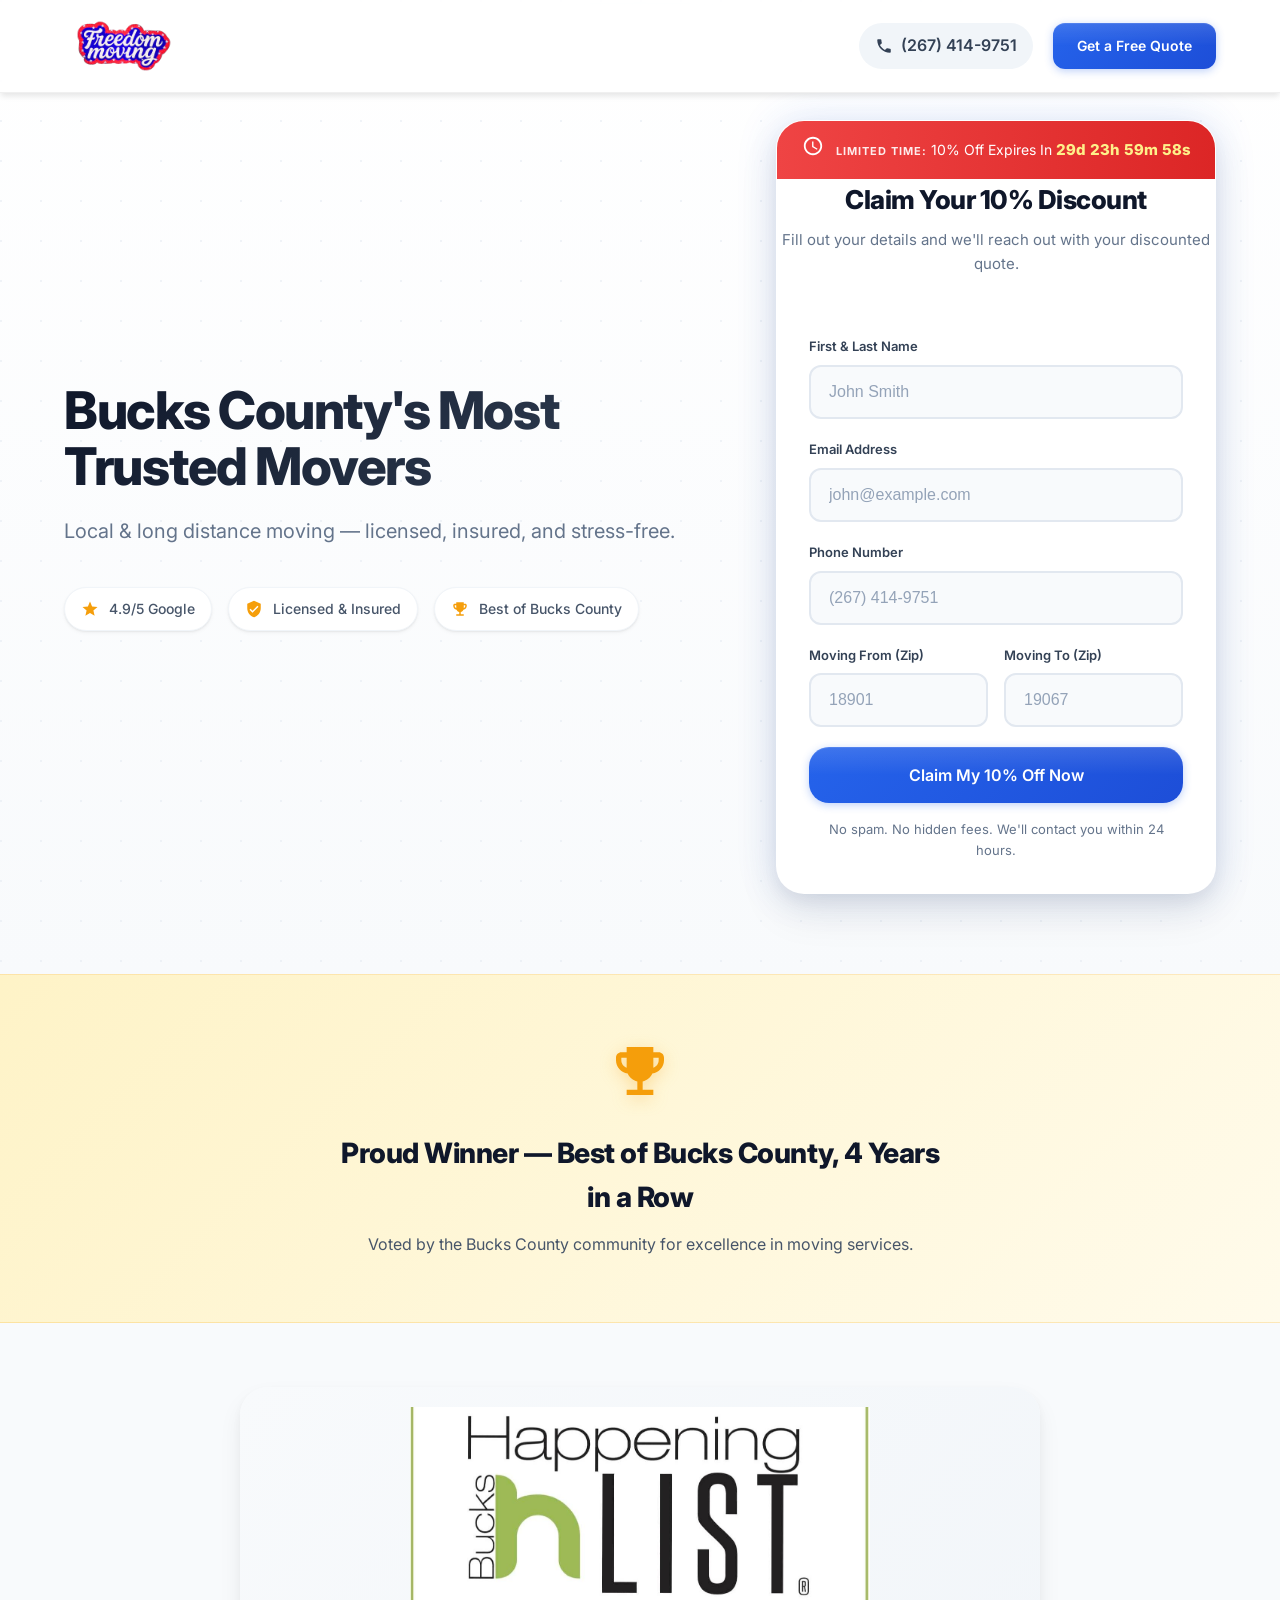
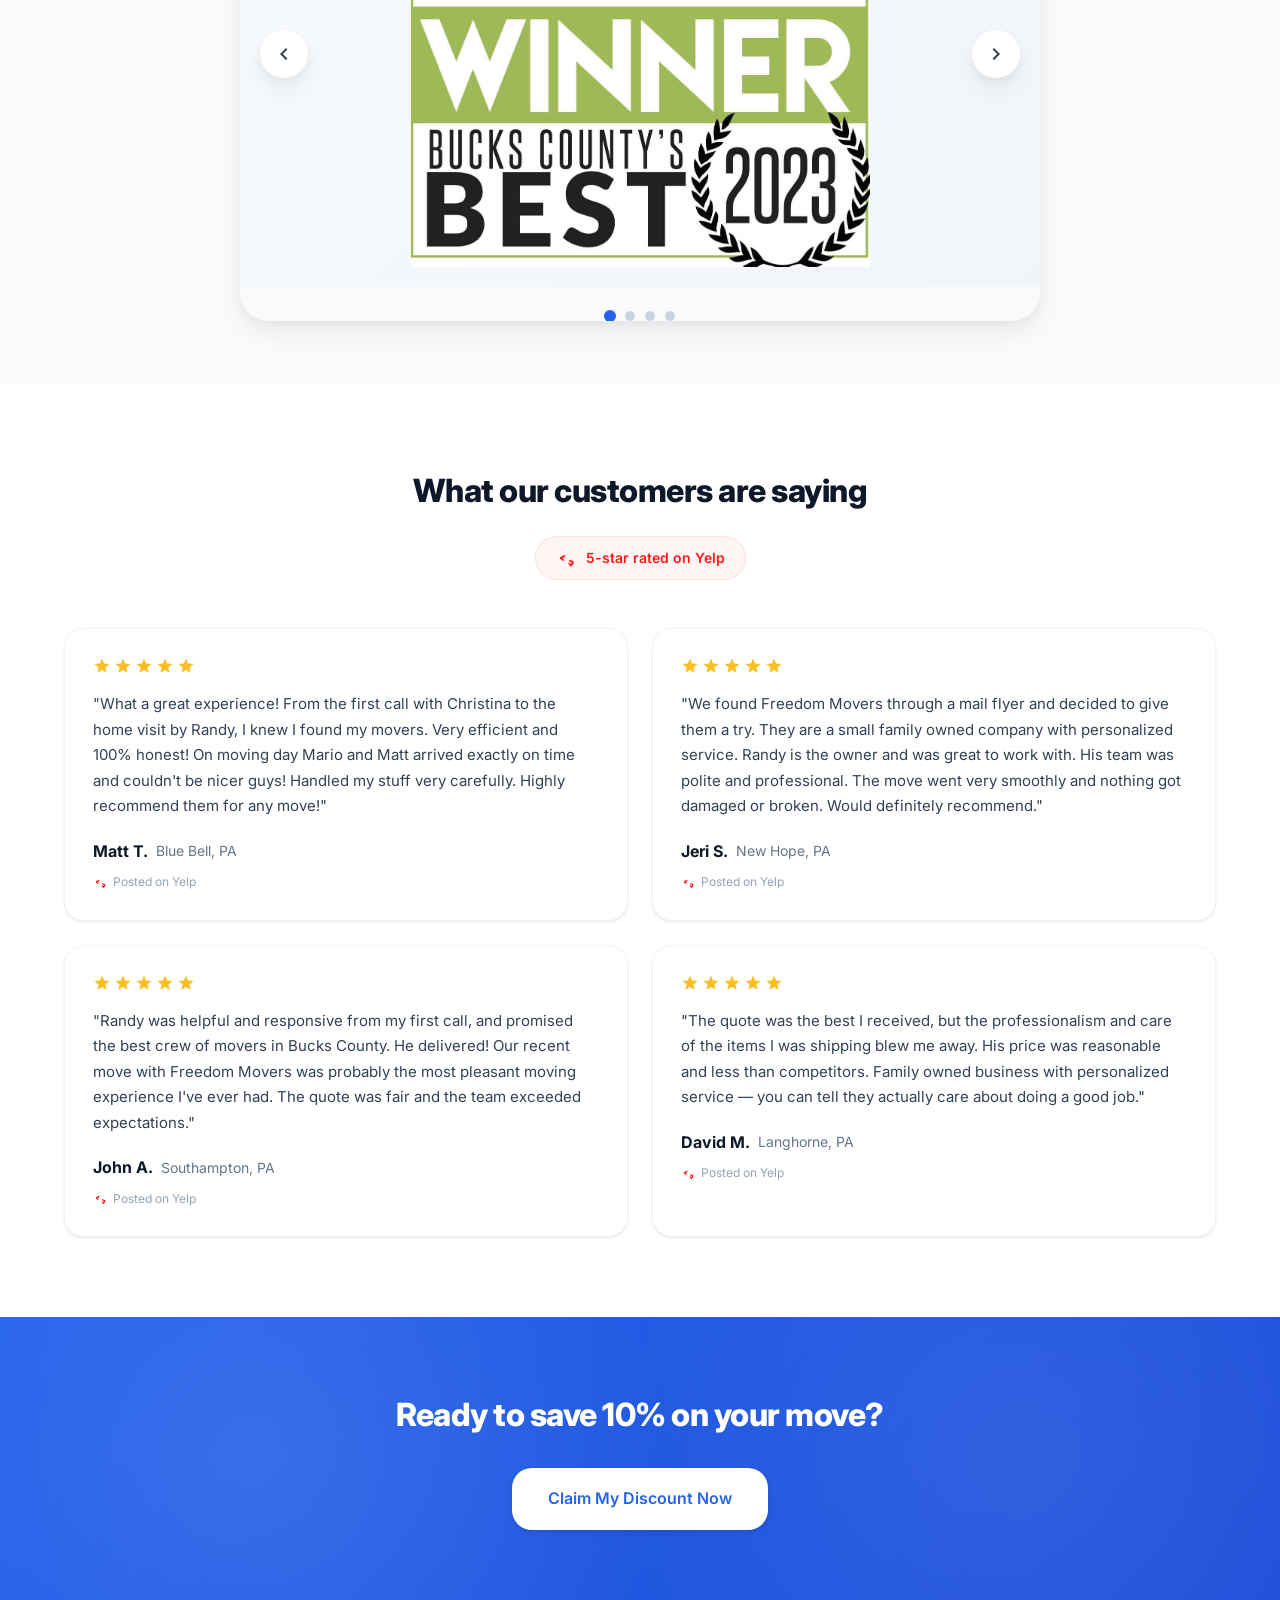
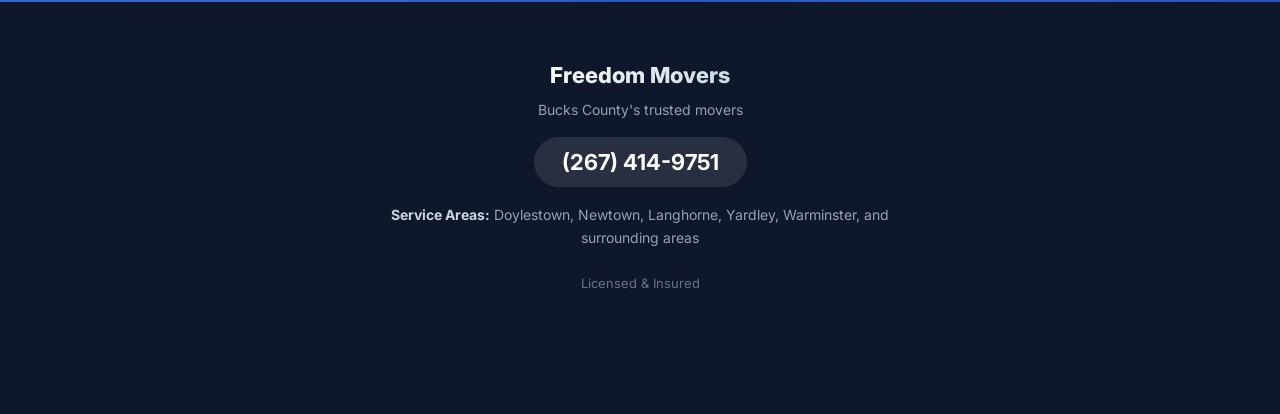
<file: index.html>
<!DOCTYPE html>
<html lang="en">
<head>
    <meta charset="UTF-8">
    <meta name="viewport" content="width=device-width, initial-scale=1.0">
    <meta name="description" content="Freedom Movers - Bucks County's most trusted local and long distance moving company. Licensed, insured, stress-free moves. Get 10% off today!">
    <title>Freedom Movers | Bucks County's Trusted Moving Company</title>
    <link rel="icon" type="image/png" href="images/favicon.png">
    <link rel="stylesheet" href="styles.css">
    <link rel="preconnect" href="https://fonts.googleapis.com">
    <link rel="preconnect" href="https://fonts.gstatic.com" crossorigin>
    <link href="https://fonts.googleapis.com/css2?family=Inter:wght@400;500;600;700;800&display=swap" rel="stylesheet">
    
    <!-- Meta Pixel Code -->
    <script>
    !function(f,b,e,v,n,t,s)
    {if(f.fbq)return;n=f.fbq=function(){n.callMethod?
    n.callMethod.apply(n,arguments):n.queue.push(arguments)};
    if(!f._fbq)f._fbq=n;n.push=n;n.loaded=!0;n.version='2.0';
    n.queue=[];t=b.createElement(e);t.async=!0;
    t.src=v;s=b.getElementsByTagName(e)[0];
    s.parentNode.insertBefore(t,s)}(window, document,'script',
    'https://connect.facebook.net/en_US/fbevents.js');
    fbq('init', '3148215738696597');
    fbq('track', 'PageView');
    </script>
    <noscript><img height="1" width="1" style="display:none"
    src="https://www.facebook.com/tr?id=3148215738696597&ev=PageView&noscript=1"
    /></noscript>
    <!-- End Meta Pixel Code -->
</head>
<body>
    <!-- Sticky Header -->
    <header class="header">
        <div class="header-container">
            <div class="logo"><img src="images/logo.png" alt="Freedom Movers" class="logo-img"></div>
            <div class="header-right">
                <a href="tel:+12674149751" class="phone-number">
                    <svg class="phone-icon" viewBox="0 0 24 24" fill="currentColor"><path d="M6.62 10.79c1.44 2.83 3.76 5.14 6.59 6.59l2.2-2.2c.27-.27.67-.36 1.02-.24 1.12.37 2.33.57 3.57.57.55 0 1 .45 1 1V20c0 .55-.45 1-1 1-9.39 0-17-7.61-17-17 0-.55.45-1 1-1h3.5c.55 0 1 .45 1 1 0 1.25.2 2.45.57 3.57.11.35.03.74-.25 1.02l-2.2 2.2z"/></svg>
                    (267) 414-9751
                </a>
                <a href="#claim-form" class="btn btn-primary header-cta">Get a Free Quote</a>
            </div>
        </div>
    </header>

    <main>
        <!-- Hero + Form Combined Section -->
        <section class="hero-form-section">
            <div class="container">
                <div class="hero-form-grid">
                    <!-- Left: Hero Content -->
                    <div class="hero-content">
                        <h1 class="hero-headline">Bucks County's Most Trusted Movers</h1>
                        <p class="hero-subheadline">Local & long distance moving — licensed, insured, and stress-free.</p>
                        
                        <!-- Trust Icons Inline -->
                        <div class="hero-trust">
                            <div class="hero-trust-item">
                                <svg viewBox="0 0 24 24" fill="currentColor"><path d="M12 17.27L18.18 21l-1.64-7.03L22 9.24l-7.19-.61L12 2 9.19 8.63 2 9.24l5.46 4.73L5.82 21z"/></svg>
                                <span>4.9/5 Google</span>
                            </div>
                            <div class="hero-trust-item">
                                <svg viewBox="0 0 24 24" fill="currentColor"><path d="M12 1L3 5v6c0 5.55 3.84 10.74 9 12 5.16-1.26 9-6.45 9-12V5l-9-4zm-2 16l-4-4 1.41-1.41L10 14.17l6.59-6.59L18 9l-8 8z"/></svg>
                                <span>Licensed & Insured</span>
                            </div>
                            <div class="hero-trust-item">
                                <svg viewBox="0 0 24 24" fill="currentColor"><path d="M19 5h-2V3H7v2H5c-1.1 0-2 .9-2 2v1c0 2.55 1.92 4.63 4.39 4.94.63 1.5 1.98 2.63 3.61 2.96V19H7v2h10v-2h-4v-3.1c1.63-.33 2.98-1.46 3.61-2.96C19.08 12.63 21 10.55 21 8V7c0-1.1-.9-2-2-2zM5 8V7h2v3.82C5.84 10.4 5 9.3 5 8zm14 0c0 1.3-.84 2.4-2 2.82V7h2v1z"/></svg>
                                <span>Best of Bucks County</span>
                            </div>
                        </div>
                    </div>

                    <!-- Right: Form -->
                    <div class="form-wrapper" id="claim-form">
                        <!-- Urgency Banner -->
                        <div class="urgency-banner">
                            <div class="urgency-icon">
                                <svg viewBox="0 0 24 24" fill="currentColor"><path d="M11.99 2C6.47 2 2 6.48 2 12s4.47 10 9.99 10C17.52 22 22 17.52 22 12S17.52 2 11.99 2zM12 20c-4.42 0-8-3.58-8-8s3.58-8 8-8 8 3.58 8 8-3.58 8-8 8zm.5-13H11v6l5.25 3.15.75-1.23-4.5-2.67z"/></svg>
                            </div>
                            <div class="urgency-text">
                                <strong>LIMITED TIME:</strong> 10% Off Expires In
                                <span id="countdown-timer" class="countdown">30 days</span>
                            </div>
                        </div>

                        <h2 class="form-heading">Claim Your 10% Discount</h2>
                        <p class="form-subheading">Fill out your details and we'll reach out with your discounted quote.</p>
                        
                        <form id="quote-form" class="quote-form" action="success.html" method="GET">
                            <div class="form-group">
                                <label for="name">First & Last Name</label>
                                <input type="text" id="name" name="name" required placeholder="John Smith">
                            </div>
                            <div class="form-group">
                                <label for="email">Email Address</label>
                                <input type="email" id="email" name="email" required placeholder="john@example.com">
                            </div>
                            <div class="form-group">
                                <label for="phone">Phone Number</label>
                                <input type="tel" id="phone" name="phone" required placeholder="(267) 414-9751">
                            </div>
                            <div class="form-row">
                                <div class="form-group">
                                    <label for="zip-from">Moving From (Zip)</label>
                                    <input type="text" id="zip-from" name="zip-from" required placeholder="18901" pattern="[0-9]{5}" maxlength="5">
                                </div>
                                <div class="form-group">
                                    <label for="zip-to">Moving To (Zip)</label>
                                    <input type="text" id="zip-to" name="zip-to" required placeholder="19067" pattern="[0-9]{5}" maxlength="5">
                                </div>
                            </div>
                            <button type="submit" class="btn btn-primary btn-large btn-full">Claim My 10% Off Now</button>
                            <p class="form-disclaimer">No spam. No hidden fees. We'll contact you within 24 hours.</p>
                        </form>
                    </div>
                </div>
            </div>
        </section>

        <!-- Social Proof Section -->
        <section class="social-proof">
            <!-- Award Banner -->
            <div class="award-banner">
                <div class="container">
                    <div class="award-content">
                        <svg class="award-icon" viewBox="0 0 24 24" fill="currentColor"><path d="M19 5h-2V3H7v2H5c-1.1 0-2 .9-2 2v1c0 2.55 1.92 4.63 4.39 4.94.63 1.5 1.98 2.63 3.61 2.96V19H7v2h10v-2h-4v-3.1c1.63-.33 2.98-1.46 3.61-2.96C19.08 12.63 21 10.55 21 8V7c0-1.1-.9-2-2-2zM5 8V7h2v3.82C5.84 10.4 5 9.3 5 8zm14 0c0 1.3-.84 2.4-2 2.82V7h2v1z"/></svg>
                        <h2>Proud Winner — Best of Bucks County, 4 Years in a Row</h2>
                        <p>Voted by the Bucks County community for excellence in moving services.</p>
                    </div>
                </div>
            </div>

            <!-- Image Carousel -->
            <div class="carousel-section">
                <div class="container">
                    <div class="carousel">
                        <div class="carousel-track">
                            <div class="carousel-slide active">
                                <img src="images/bob23.jpg" alt="Best of Bucks County 2023 Award">
                            </div>
                            <div class="carousel-slide">
                                <img src="images/bob22.png" alt="Best of Bucks County 2022 Award">
                            </div>
                            <div class="carousel-slide">
                                <img src="images/bob21.jpg" alt="Best of Bucks County 2021 Award">
                            </div>
                            <div class="carousel-slide">
                                <img src="images/bob20.jpg" alt="Best of Bucks County 2020 Award">
                            </div>
                        </div>
                        <button class="carousel-btn carousel-btn-prev" aria-label="Previous slide">
                            <svg viewBox="0 0 24 24" fill="currentColor"><path d="M15.41 7.41L14 6l-6 6 6 6 1.41-1.41L10.83 12z"/></svg>
                        </button>
                        <button class="carousel-btn carousel-btn-next" aria-label="Next slide">
                            <svg viewBox="0 0 24 24" fill="currentColor"><path d="M10 6L8.59 7.41 13.17 12l-4.58 4.59L10 18l6-6z"/></svg>
                        </button>
                        <div class="carousel-dots">
                            <button class="carousel-dot active" aria-label="Go to slide 1"></button>
                            <button class="carousel-dot" aria-label="Go to slide 2"></button>
                            <button class="carousel-dot" aria-label="Go to slide 3"></button>
                            <button class="carousel-dot" aria-label="Go to slide 4"></button>
                        </div>
                    </div>
                </div>
            </div>

            <!-- Yelp Reviews -->
            <div class="reviews-section">
                <div class="container">
                    <div class="reviews-header">
                        <h2>What our customers are saying</h2>
                        <div class="yelp-badge">
                            <svg class="yelp-logo" viewBox="0 0 24 24" fill="currentColor"><path d="M21.111 18.226c-.141.969-2.119 3.483-3.029 3.847-.311.124-.611.094-.85-.09-.154-.12-.314-.333-2.089-3.041l-.205-.319c-.227-.349-.158-.76.161-1.011.319-.251.729-.251.998-.003l.453.405c.649.581.857.756 1.013.86.153.1.263.143.357.143.094 0 .223-.035.357-.143l.117-.1c.18-.152.357-.381.413-.641.082-.377-.114-.755-.455-.922l-.285-.139c-.375-.183-1.118-.563-2.01-1.202l-.282-.205c-.295-.218-.407-.588-.279-.904.127-.316.449-.509.79-.473.34.036 1.082.217 2.205.539l.37.107c.455.132.955.287 1.359.463.561.246.968.71 1.006 1.238l.007.076c.01.138.031.295-.022.515zm-9.214-6.468c.11.336.02.704-.231.934-.266.245-.647.264-.916.047l-.473-.381c-1.232-.989-1.716-1.358-1.937-1.393-.247-.039-.443.133-.478.327-.034.196.042.453.24.76l.173.27c.216.337.694 1.076 1.107 1.803l.148.265c.164.296.126.663-.096.904-.222.242-.568.313-.858.177-.29-.137-.98-.594-2.093-1.345l-.326-.22c-.371-.251-.708-.49-.971-.72-.438-.386-.633-.93-.529-1.451.099-.495.431-.925.926-1.201l.117-.066c1.1-.612 4.114-2.036 4.538-2.134.344-.08.707.072.891.372.166.271.185.607.034.877-.054.096-.143.193-.238.293-.216.229-.572.607-.93 1.041l-.098.12c-.106.132-.131.312-.066.476l.066.145c.252.513 1.03 1.078 2.04 1.555z"/></svg>
                            <span>5-star rated on Yelp</span>
                        </div>
                    </div>
                    
                    <div class="reviews-grid">
                        <div class="review-card">
                            <div class="review-stars">
                                <svg viewBox="0 0 24 24" fill="currentColor"><path d="M12 17.27L18.18 21l-1.64-7.03L22 9.24l-7.19-.61L12 2 9.19 8.63 2 9.24l5.46 4.73L5.82 21z"/></svg>
                                <svg viewBox="0 0 24 24" fill="currentColor"><path d="M12 17.27L18.18 21l-1.64-7.03L22 9.24l-7.19-.61L12 2 9.19 8.63 2 9.24l5.46 4.73L5.82 21z"/></svg>
                                <svg viewBox="0 0 24 24" fill="currentColor"><path d="M12 17.27L18.18 21l-1.64-7.03L22 9.24l-7.19-.61L12 2 9.19 8.63 2 9.24l5.46 4.73L5.82 21z"/></svg>
                                <svg viewBox="0 0 24 24" fill="currentColor"><path d="M12 17.27L18.18 21l-1.64-7.03L22 9.24l-7.19-.61L12 2 9.19 8.63 2 9.24l5.46 4.73L5.82 21z"/></svg>
                                <svg viewBox="0 0 24 24" fill="currentColor"><path d="M12 17.27L18.18 21l-1.64-7.03L22 9.24l-7.19-.61L12 2 9.19 8.63 2 9.24l5.46 4.73L5.82 21z"/></svg>
                            </div>
                            <p class="review-text">"What a great experience! From the first call with Christina to the home visit by Randy, I knew I found my movers. Very efficient and 100% honest! On moving day Mario and Matt arrived exactly on time and couldn't be nicer guys! Handled my stuff very carefully. Highly recommend them for any move!"</p>
                            <div class="review-author">
                                <strong>Matt T.</strong>
                                <span>Blue Bell, PA</span>
                            </div>
                            <div class="review-source">
                                <svg class="yelp-icon" viewBox="0 0 24 24" fill="currentColor"><path d="M21.111 18.226c-.141.969-2.119 3.483-3.029 3.847-.311.124-.611.094-.85-.09-.154-.12-.314-.333-2.089-3.041l-.205-.319c-.227-.349-.158-.76.161-1.011.319-.251.729-.251.998-.003l.453.405c.649.581.857.756 1.013.86.153.1.263.143.357.143.094 0 .223-.035.357-.143l.117-.1c.18-.152.357-.381.413-.641.082-.377-.114-.755-.455-.922l-.285-.139c-.375-.183-1.118-.563-2.01-1.202l-.282-.205c-.295-.218-.407-.588-.279-.904.127-.316.449-.509.79-.473.34.036 1.082.217 2.205.539l.37.107c.455.132.955.287 1.359.463.561.246.968.71 1.006 1.238l.007.076c.01.138.031.295-.022.515zm-9.214-6.468c.11.336.02.704-.231.934-.266.245-.647.264-.916.047l-.473-.381c-1.232-.989-1.716-1.358-1.937-1.393-.247-.039-.443.133-.478.327-.034.196.042.453.24.76l.173.27c.216.337.694 1.076 1.107 1.803l.148.265c.164.296.126.663-.096.904-.222.242-.568.313-.858.177-.29-.137-.98-.594-2.093-1.345l-.326-.22c-.371-.251-.708-.49-.971-.72-.438-.386-.633-.93-.529-1.451.099-.495.431-.925.926-1.201l.117-.066c1.1-.612 4.114-2.036 4.538-2.134.344-.08.707.072.891.372.166.271.185.607.034.877-.054.096-.143.193-.238.293-.216.229-.572.607-.93 1.041l-.098.12c-.106.132-.131.312-.066.476l.066.145c.252.513 1.03 1.078 2.04 1.555z"/></svg>
                                Posted on Yelp
                            </div>
                        </div>

                        <div class="review-card">
                            <div class="review-stars">
                                <svg viewBox="0 0 24 24" fill="currentColor"><path d="M12 17.27L18.18 21l-1.64-7.03L22 9.24l-7.19-.61L12 2 9.19 8.63 2 9.24l5.46 4.73L5.82 21z"/></svg>
                                <svg viewBox="0 0 24 24" fill="currentColor"><path d="M12 17.27L18.18 21l-1.64-7.03L22 9.24l-7.19-.61L12 2 9.19 8.63 2 9.24l5.46 4.73L5.82 21z"/></svg>
                                <svg viewBox="0 0 24 24" fill="currentColor"><path d="M12 17.27L18.18 21l-1.64-7.03L22 9.24l-7.19-.61L12 2 9.19 8.63 2 9.24l5.46 4.73L5.82 21z"/></svg>
                                <svg viewBox="0 0 24 24" fill="currentColor"><path d="M12 17.27L18.18 21l-1.64-7.03L22 9.24l-7.19-.61L12 2 9.19 8.63 2 9.24l5.46 4.73L5.82 21z"/></svg>
                                <svg viewBox="0 0 24 24" fill="currentColor"><path d="M12 17.27L18.18 21l-1.64-7.03L22 9.24l-7.19-.61L12 2 9.19 8.63 2 9.24l5.46 4.73L5.82 21z"/></svg>
                            </div>
                            <p class="review-text">"We found Freedom Movers through a mail flyer and decided to give them a try. They are a small family owned company with personalized service. Randy is the owner and was great to work with. His team was polite and professional. The move went very smoothly and nothing got damaged or broken. Would definitely recommend."</p>
                            <div class="review-author">
                                <strong>Jeri S.</strong>
                                <span>New Hope, PA</span>
                            </div>
                            <div class="review-source">
                                <svg class="yelp-icon" viewBox="0 0 24 24" fill="currentColor"><path d="M21.111 18.226c-.141.969-2.119 3.483-3.029 3.847-.311.124-.611.094-.85-.09-.154-.12-.314-.333-2.089-3.041l-.205-.319c-.227-.349-.158-.76.161-1.011.319-.251.729-.251.998-.003l.453.405c.649.581.857.756 1.013.86.153.1.263.143.357.143.094 0 .223-.035.357-.143l.117-.1c.18-.152.357-.381.413-.641.082-.377-.114-.755-.455-.922l-.285-.139c-.375-.183-1.118-.563-2.01-1.202l-.282-.205c-.295-.218-.407-.588-.279-.904.127-.316.449-.509.79-.473.34.036 1.082.217 2.205.539l.37.107c.455.132.955.287 1.359.463.561.246.968.71 1.006 1.238l.007.076c.01.138.031.295-.022.515zm-9.214-6.468c.11.336.02.704-.231.934-.266.245-.647.264-.916.047l-.473-.381c-1.232-.989-1.716-1.358-1.937-1.393-.247-.039-.443.133-.478.327-.034.196.042.453.24.76l.173.27c.216.337.694 1.076 1.107 1.803l.148.265c.164.296.126.663-.096.904-.222.242-.568.313-.858.177-.29-.137-.98-.594-2.093-1.345l-.326-.22c-.371-.251-.708-.49-.971-.72-.438-.386-.633-.93-.529-1.451.099-.495.431-.925.926-1.201l.117-.066c1.1-.612 4.114-2.036 4.538-2.134.344-.08.707.072.891.372.166.271.185.607.034.877-.054.096-.143.193-.238.293-.216.229-.572.607-.93 1.041l-.098.12c-.106.132-.131.312-.066.476l.066.145c.252.513 1.03 1.078 2.04 1.555z"/></svg>
                                Posted on Yelp
                            </div>
                        </div>

                        <div class="review-card">
                            <div class="review-stars">
                                <svg viewBox="0 0 24 24" fill="currentColor"><path d="M12 17.27L18.18 21l-1.64-7.03L22 9.24l-7.19-.61L12 2 9.19 8.63 2 9.24l5.46 4.73L5.82 21z"/></svg>
                                <svg viewBox="0 0 24 24" fill="currentColor"><path d="M12 17.27L18.18 21l-1.64-7.03L22 9.24l-7.19-.61L12 2 9.19 8.63 2 9.24l5.46 4.73L5.82 21z"/></svg>
                                <svg viewBox="0 0 24 24" fill="currentColor"><path d="M12 17.27L18.18 21l-1.64-7.03L22 9.24l-7.19-.61L12 2 9.19 8.63 2 9.24l5.46 4.73L5.82 21z"/></svg>
                                <svg viewBox="0 0 24 24" fill="currentColor"><path d="M12 17.27L18.18 21l-1.64-7.03L22 9.24l-7.19-.61L12 2 9.19 8.63 2 9.24l5.46 4.73L5.82 21z"/></svg>
                                <svg viewBox="0 0 24 24" fill="currentColor"><path d="M12 17.27L18.18 21l-1.64-7.03L22 9.24l-7.19-.61L12 2 9.19 8.63 2 9.24l5.46 4.73L5.82 21z"/></svg>
                            </div>
                            <p class="review-text">"Randy was helpful and responsive from my first call, and promised the best crew of movers in Bucks County. He delivered! Our recent move with Freedom Movers was probably the most pleasant moving experience I've ever had. The quote was fair and the team exceeded expectations."</p>
                            <div class="review-author">
                                <strong>John A.</strong>
                                <span>Southampton, PA</span>
                            </div>
                            <div class="review-source">
                                <svg class="yelp-icon" viewBox="0 0 24 24" fill="currentColor"><path d="M21.111 18.226c-.141.969-2.119 3.483-3.029 3.847-.311.124-.611.094-.85-.09-.154-.12-.314-.333-2.089-3.041l-.205-.319c-.227-.349-.158-.76.161-1.011.319-.251.729-.251.998-.003l.453.405c.649.581.857.756 1.013.86.153.1.263.143.357.143.094 0 .223-.035.357-.143l.117-.1c.18-.152.357-.381.413-.641.082-.377-.114-.755-.455-.922l-.285-.139c-.375-.183-1.118-.563-2.01-1.202l-.282-.205c-.295-.218-.407-.588-.279-.904.127-.316.449-.509.79-.473.34.036 1.082.217 2.205.539l.37.107c.455.132.955.287 1.359.463.561.246.968.71 1.006 1.238l.007.076c.01.138.031.295-.022.515zm-9.214-6.468c.11.336.02.704-.231.934-.266.245-.647.264-.916.047l-.473-.381c-1.232-.989-1.716-1.358-1.937-1.393-.247-.039-.443.133-.478.327-.034.196.042.453.24.76l.173.27c.216.337.694 1.076 1.107 1.803l.148.265c.164.296.126.663-.096.904-.222.242-.568.313-.858.177-.29-.137-.98-.594-2.093-1.345l-.326-.22c-.371-.251-.708-.49-.971-.72-.438-.386-.633-.93-.529-1.451.099-.495.431-.925.926-1.201l.117-.066c1.1-.612 4.114-2.036 4.538-2.134.344-.08.707.072.891.372.166.271.185.607.034.877-.054.096-.143.193-.238.293-.216.229-.572.607-.93 1.041l-.098.12c-.106.132-.131.312-.066.476l.066.145c.252.513 1.03 1.078 2.04 1.555z"/></svg>
                                Posted on Yelp
                            </div>
                        </div>

                        <div class="review-card">
                            <div class="review-stars">
                                <svg viewBox="0 0 24 24" fill="currentColor"><path d="M12 17.27L18.18 21l-1.64-7.03L22 9.24l-7.19-.61L12 2 9.19 8.63 2 9.24l5.46 4.73L5.82 21z"/></svg>
                                <svg viewBox="0 0 24 24" fill="currentColor"><path d="M12 17.27L18.18 21l-1.64-7.03L22 9.24l-7.19-.61L12 2 9.19 8.63 2 9.24l5.46 4.73L5.82 21z"/></svg>
                                <svg viewBox="0 0 24 24" fill="currentColor"><path d="M12 17.27L18.18 21l-1.64-7.03L22 9.24l-7.19-.61L12 2 9.19 8.63 2 9.24l5.46 4.73L5.82 21z"/></svg>
                                <svg viewBox="0 0 24 24" fill="currentColor"><path d="M12 17.27L18.18 21l-1.64-7.03L22 9.24l-7.19-.61L12 2 9.19 8.63 2 9.24l5.46 4.73L5.82 21z"/></svg>
                                <svg viewBox="0 0 24 24" fill="currentColor"><path d="M12 17.27L18.18 21l-1.64-7.03L22 9.24l-7.19-.61L12 2 9.19 8.63 2 9.24l5.46 4.73L5.82 21z"/></svg>
                            </div>
                            <p class="review-text">"The quote was the best I received, but the professionalism and care of the items I was shipping blew me away. His price was reasonable and less than competitors. Family owned business with personalized service — you can tell they actually care about doing a good job."</p>
                            <div class="review-author">
                                <strong>David M.</strong>
                                <span>Langhorne, PA</span>
                            </div>
                            <div class="review-source">
                                <svg class="yelp-icon" viewBox="0 0 24 24" fill="currentColor"><path d="M21.111 18.226c-.141.969-2.119 3.483-3.029 3.847-.311.124-.611.094-.85-.09-.154-.12-.314-.333-2.089-3.041l-.205-.319c-.227-.349-.158-.76.161-1.011.319-.251.729-.251.998-.003l.453.405c.649.581.857.756 1.013.86.153.1.263.143.357.143.094 0 .223-.035.357-.143l.117-.1c.18-.152.357-.381.413-.641.082-.377-.114-.755-.455-.922l-.285-.139c-.375-.183-1.118-.563-2.01-1.202l-.282-.205c-.295-.218-.407-.588-.279-.904.127-.316.449-.509.79-.473.34.036 1.082.217 2.205.539l.37.107c.455.132.955.287 1.359.463.561.246.968.71 1.006 1.238l.007.076c.01.138.031.295-.022.515zm-9.214-6.468c.11.336.02.704-.231.934-.266.245-.647.264-.916.047l-.473-.381c-1.232-.989-1.716-1.358-1.937-1.393-.247-.039-.443.133-.478.327-.034.196.042.453.24.76l.173.27c.216.337.694 1.076 1.107 1.803l.148.265c.164.296.126.663-.096.904-.222.242-.568.313-.858.177-.29-.137-.98-.594-2.093-1.345l-.326-.22c-.371-.251-.708-.49-.971-.72-.438-.386-.633-.93-.529-1.451.099-.495.431-.925.926-1.201l.117-.066c1.1-.612 4.114-2.036 4.538-2.134.344-.08.707.072.891.372.166.271.185.607.034.877-.054.096-.143.193-.238.293-.216.229-.572.607-.93 1.041l-.098.12c-.106.132-.131.312-.066.476l.066.145c.252.513 1.03 1.078 2.04 1.555z"/></svg>
                                Posted on Yelp
                            </div>
                        </div>
                    </div>
                </div>
            </div>
        </section>

        <!-- Final CTA Strip -->
        <section class="cta-strip">
            <div class="container">
                <h2>Ready to save 10% on your move?</h2>
                <a href="#claim-form" class="btn btn-white btn-large">Claim My Discount Now</a>
            </div>
        </section>
    </main>

    <!-- Footer -->
    <footer class="footer">
        <div class="container">
            <div class="footer-content">
                <div class="footer-brand">
                    <div class="footer-logo">Freedom Movers</div>
                    <p>Bucks County's trusted movers</p>
                </div>
                <div class="footer-contact">
                    <a href="tel:+12674149751" class="footer-phone">(267) 414-9751</a>
                </div>
                <div class="footer-areas">
                    <p><strong>Service Areas:</strong> Doylestown, Newtown, Langhorne, Yardley, Warminster, and surrounding areas</p>
                </div>
                <div class="footer-legal">
                    <p>Licensed & Insured</p>
                </div>
            </div>
        </div>
    </footer>

    <!-- Mobile Sticky Bar -->
    <div class="mobile-sticky-bar">
        <a href="tel:+12674149751" class="mobile-btn mobile-btn-call">
            <svg viewBox="0 0 24 24" fill="currentColor"><path d="M6.62 10.79c1.44 2.83 3.76 5.14 6.59 6.59l2.2-2.2c.27-.27.67-.36 1.02-.24 1.12.37 2.33.57 3.57.57.55 0 1 .45 1 1V20c0 .55-.45 1-1 1-9.39 0-17-7.61-17-17 0-.55.45-1 1-1h3.5c.55 0 1 .45 1 1 0 1.25.2 2.45.57 3.57.11.35.03.74-.25 1.02l-2.2 2.2z"/></svg>
            Call Now
        </a>
        <a href="#claim-form" class="mobile-btn mobile-btn-cta">
            Claim 10% Off
        </a>
    </div>

    <script src="script.js"></script>
</body>
</html>
</file>
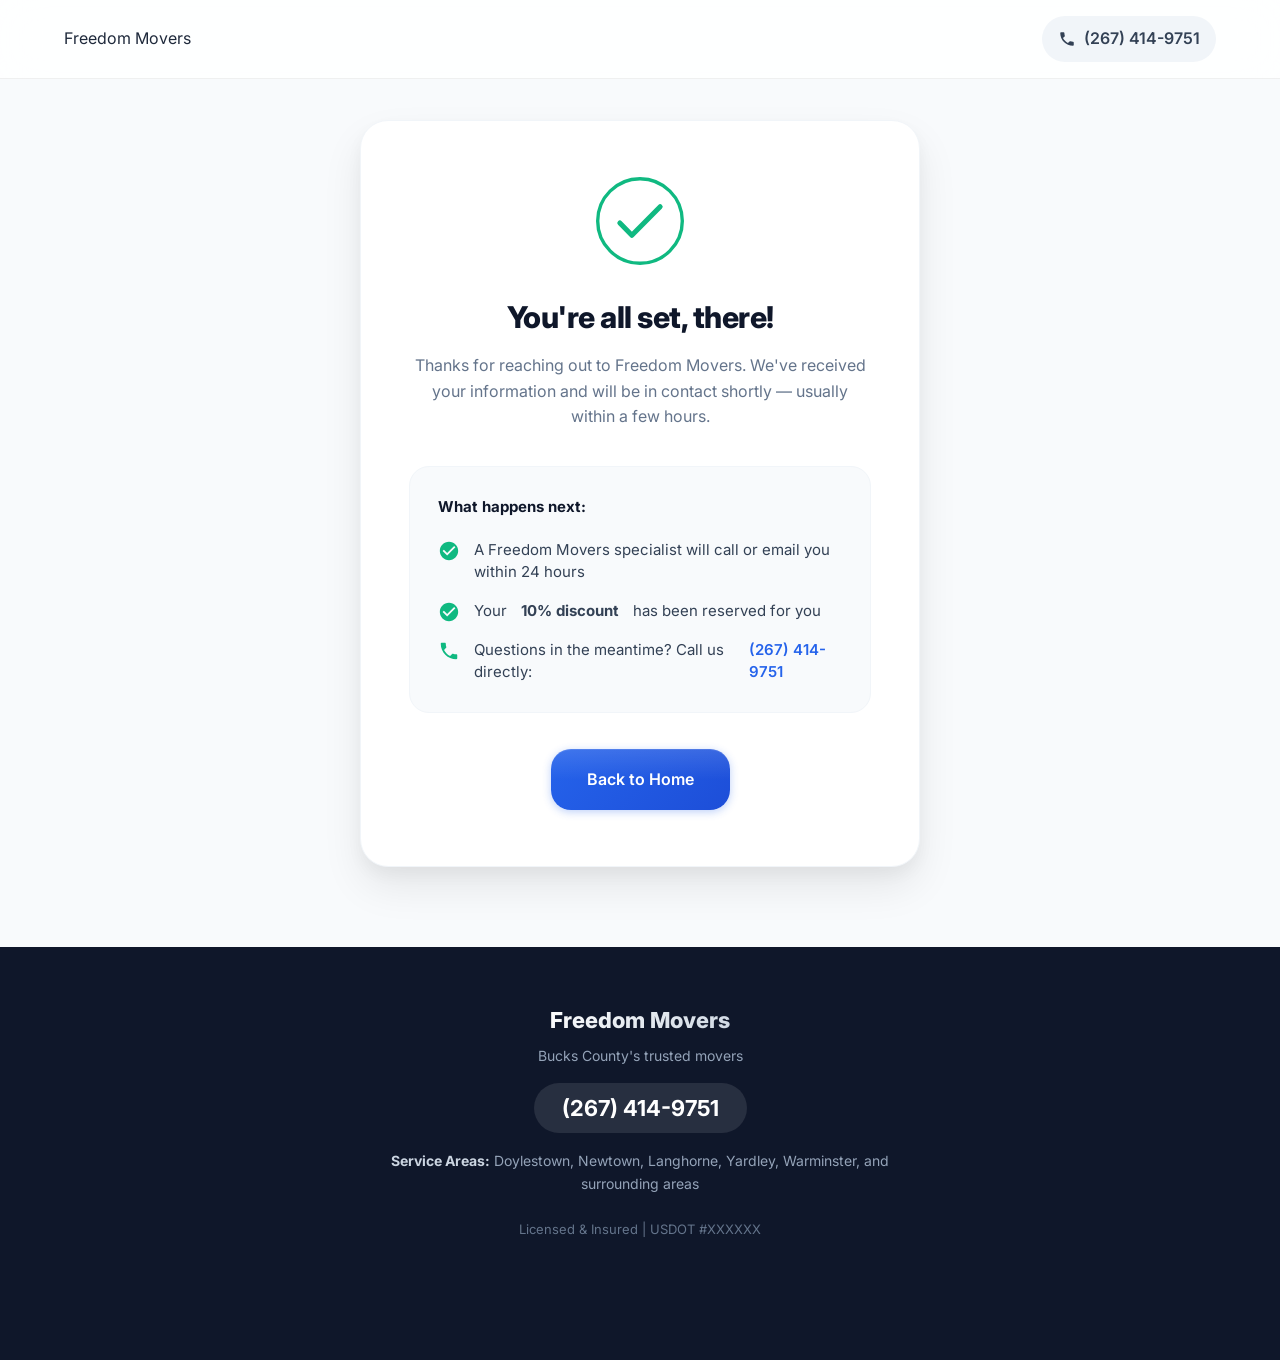
<file: success.html>
<!DOCTYPE html>
<html lang="en">
<head>
    <meta charset="UTF-8">
    <meta name="viewport" content="width=device-width, initial-scale=1.0">
    <meta name="robots" content="noindex, nofollow">
    <title>You're All Set! | Freedom Movers</title>
    <link rel="icon" type="image/png" href="images/favicon.png">
    <link rel="stylesheet" href="styles.css">
    <link rel="preconnect" href="https://fonts.googleapis.com">
    <link rel="preconnect" href="https://fonts.gstatic.com" crossorigin>
    <link href="https://fonts.googleapis.com/css2?family=Inter:wght@400;500;600;700;800&display=swap" rel="stylesheet">
    
    <!-- Meta Pixel Code -->
    <script>
    !function(f,b,e,v,n,t,s)
    {if(f.fbq)return;n=f.fbq=function(){n.callMethod?
    n.callMethod.apply(n,arguments):n.queue.push(arguments)};
    if(!f._fbq)f._fbq=n;n.push=n;n.loaded=!0;n.version='2.0';
    n.queue=[];t=b.createElement(e);t.async=!0;
    t.src=v;s=b.getElementsByTagName(e)[0];
    s.parentNode.insertBefore(t,s)}(window, document,'script',
    'https://connect.facebook.net/en_US/fbevents.js');
    fbq('init', '3148215738696597');
    fbq('track', 'PageView');
    </script>
    <noscript><img height="1" width="1" style="display:none"
    src="https://www.facebook.com/tr?id=3148215738696597&ev=PageView&noscript=1"
    /></noscript>
    <!-- End Meta Pixel Code -->
</head>
<body class="success-page">
    <!-- Sticky Header -->
    <header class="header">
        <div class="header-container">
            <a href="index.html" class="logo">Freedom Movers</a>
            <div class="header-right">
                <a href="tel:+12674149751" class="phone-number">
                    <svg class="phone-icon" viewBox="0 0 24 24" fill="currentColor"><path d="M6.62 10.79c1.44 2.83 3.76 5.14 6.59 6.59l2.2-2.2c.27-.27.67-.36 1.02-.24 1.12.37 2.33.57 3.57.57.55 0 1 .45 1 1V20c0 .55-.45 1-1 1-9.39 0-17-7.61-17-17 0-.55.45-1 1-1h3.5c.55 0 1 .45 1 1 0 1.25.2 2.45.57 3.57.11.35.03.74-.25 1.02l-2.2 2.2z"/></svg>
                    (267) 414-9751
                </a>
            </div>
        </div>
    </header>

    <main class="success-main">
        <div class="success-container">
            <!-- Animated Checkmark -->
            <div class="success-checkmark">
                <svg class="checkmark-svg" viewBox="0 0 52 52">
                    <circle class="checkmark-circle" cx="26" cy="26" r="25" fill="none"/>
                    <path class="checkmark-check" fill="none" d="M14.1 27.2l7.1 7.2 16.7-16.8"/>
                </svg>
            </div>

            <h1 class="success-headline">You're all set, <span id="customer-name">there</span>!</h1>
            <p class="success-subtext">Thanks for reaching out to Freedom Movers. We've received your information and will be in contact shortly — usually within a few hours.</p>

            <div class="success-info-box">
                <h3>What happens next:</h3>
                <ul>
                    <li>
                        <svg viewBox="0 0 24 24" fill="currentColor"><path d="M12 2C6.48 2 2 6.48 2 12s4.48 10 10 10 10-4.48 10-10S17.52 2 12 2zm-2 15l-5-5 1.41-1.41L10 14.17l7.59-7.59L19 8l-9 9z"/></svg>
                        A Freedom Movers specialist will call or email you within 24 hours
                    </li>
                    <li>
                        <svg viewBox="0 0 24 24" fill="currentColor"><path d="M12 2C6.48 2 2 6.48 2 12s4.48 10 10 10 10-4.48 10-10S17.52 2 12 2zm-2 15l-5-5 1.41-1.41L10 14.17l7.59-7.59L19 8l-9 9z"/></svg>
                        Your <strong>10% discount</strong> has been reserved for you
                    </li>
                    <li>
                        <svg viewBox="0 0 24 24" fill="currentColor"><path d="M6.62 10.79c1.44 2.83 3.76 5.14 6.59 6.59l2.2-2.2c.27-.27.67-.36 1.02-.24 1.12.37 2.33.57 3.57.57.55 0 1 .45 1 1V20c0 .55-.45 1-1 1-9.39 0-17-7.61-17-17 0-.55.45-1 1-1h3.5c.55 0 1 .45 1 1 0 1.25.2 2.45.57 3.57.11.35.03.74-.25 1.02l-2.2 2.2z"/></svg>
                        Questions in the meantime? Call us directly: <a href="tel:+12674149751">(267) 414-9751</a>
                    </li>
                </ul>
            </div>

            <a href="index.html" class="btn btn-primary btn-large">Back to Home</a>
        </div>
    </main>

    <!-- Footer -->
    <footer class="footer">
        <div class="container">
            <div class="footer-content">
                <div class="footer-brand">
                    <div class="footer-logo">Freedom Movers</div>
                    <p>Bucks County's trusted movers</p>
                </div>
                <div class="footer-contact">
                    <a href="tel:+12674149751" class="footer-phone">(267) 414-9751</a>
                </div>
                <div class="footer-areas">
                    <p><strong>Service Areas:</strong> Doylestown, Newtown, Langhorne, Yardley, Warminster, and surrounding areas</p>
                </div>
                <div class="footer-legal">
                    <p>Licensed & Insured | USDOT #XXXXXX</p>
                </div>
            </div>
        </div>
    </footer>

    <script>
        // Get name from URL params and display it
        document.addEventListener('DOMContentLoaded', function() {
            const urlParams = new URLSearchParams(window.location.search);
            const name = urlParams.get('name');
            if (name) {
                const firstName = name.split(' ')[0];
                document.getElementById('customer-name').textContent = firstName;
            }
        });
    </script>
</body>
</html>
</file>
<file: styles.css>
/* ===== CSS Variables - Modern 2026 ===== */
:root {
    --primary: #2563eb;
    --primary-dark: #1d4ed8;
    --primary-light: #3b82f6;
    --primary-subtle: #eff6ff;
    --white: #ffffff;
    --gray-50: #f8fafc;
    --gray-100: #f1f5f9;
    --gray-200: #e2e8f0;
    --gray-300: #cbd5e1;
    --gray-400: #94a3b8;
    --gray-500: #64748b;
    --gray-600: #475569;
    --gray-700: #334155;
    --gray-800: #1e293b;
    --gray-900: #0f172a;
    --gold: #f59e0b;
    --gold-light: #fef3c7;
    --green: #10b981;
    --red: #ef4444;
    --red-dark: #dc2626;
    --star: #fbbf24;
    --yelp: #ff1a1a;
    
    /* Shadows - layered for depth */
    --shadow-xs: 0 1px 2px rgba(0, 0, 0, 0.04);
    --shadow-sm: 0 2px 4px rgba(0, 0, 0, 0.04), 0 1px 2px rgba(0, 0, 0, 0.06);
    --shadow-md: 0 4px 8px rgba(0, 0, 0, 0.04), 0 2px 4px rgba(0, 0, 0, 0.06);
    --shadow-lg: 0 12px 24px rgba(0, 0, 0, 0.06), 0 4px 8px rgba(0, 0, 0, 0.04);
    --shadow-xl: 0 20px 40px rgba(0, 0, 0, 0.08), 0 8px 16px rgba(0, 0, 0, 0.04);
    --shadow-glow: 0 0 40px rgba(37, 99, 235, 0.15);
    
    /* Radius */
    --radius-sm: 8px;
    --radius-md: 12px;
    --radius-lg: 20px;
    --radius-xl: 28px;
    --radius-full: 9999px;
    
    /* Transitions */
    --ease-out: cubic-bezier(0.16, 1, 0.3, 1);
    --ease-spring: cubic-bezier(0.34, 1.56, 0.64, 1);
}

/* ===== Reset & Base ===== */
*, *::before, *::after {
    box-sizing: border-box;
    margin: 0;
    padding: 0;
}

html {
    scroll-behavior: smooth;
    -webkit-text-size-adjust: 100%;
}

body {
    font-family: 'Inter', -apple-system, BlinkMacSystemFont, 'Segoe UI', system-ui, sans-serif;
    font-size: 16px;
    line-height: 1.6;
    color: var(--gray-800);
    background: var(--gray-50);
    -webkit-font-smoothing: antialiased;
    -moz-osx-font-smoothing: grayscale;
}

img {
    max-width: 100%;
    height: auto;
    display: block;
}

a {
    color: inherit;
    text-decoration: none;
}

button {
    font-family: inherit;
    cursor: pointer;
    border: none;
    background: none;
}

/* ===== Container ===== */
.container {
    width: 100%;
    max-width: 1200px;
    margin: 0 auto;
    padding: 0 24px;
}

/* ===== Buttons - Modern Style ===== */
.btn {
    display: inline-flex;
    align-items: center;
    justify-content: center;
    gap: 10px;
    padding: 14px 28px;
    font-size: 15px;
    font-weight: 600;
    border-radius: var(--radius-md);
    transition: all 0.2s var(--ease-out);
    text-align: center;
    white-space: nowrap;
    position: relative;
    overflow: hidden;
}

.btn::before {
    content: '';
    position: absolute;
    inset: 0;
    background: linear-gradient(180deg, rgba(255,255,255,0.12) 0%, rgba(255,255,255,0) 50%);
    pointer-events: none;
}

.btn-primary {
    background: linear-gradient(135deg, var(--primary) 0%, var(--primary-dark) 100%);
    color: var(--white);
    box-shadow: 0 2px 8px rgba(37, 99, 235, 0.3), inset 0 1px 0 rgba(255,255,255,0.1);
}

.btn-primary:hover {
    transform: translateY(-2px);
    box-shadow: 0 8px 20px rgba(37, 99, 235, 0.35), inset 0 1px 0 rgba(255,255,255,0.1);
}

.btn-primary:active {
    transform: translateY(0);
}

.btn-white {
    background: var(--white);
    color: var(--primary);
    box-shadow: var(--shadow-md);
}

.btn-white:hover {
    transform: translateY(-2px);
    box-shadow: var(--shadow-lg);
}

.btn-large {
    padding: 18px 36px;
    font-size: 16px;
    border-radius: var(--radius-lg);
}

.btn-full {
    width: 100%;
}

/* ===== Header - Glassmorphism ===== */
.header {
    position: fixed;
    top: 0;
    left: 0;
    right: 0;
    z-index: 1000;
    background: rgba(255, 255, 255, 0.85);
    backdrop-filter: blur(20px);
    -webkit-backdrop-filter: blur(20px);
    border-bottom: 1px solid rgba(0, 0, 0, 0.06);
    padding: 16px 0;
}

.header-container {
    display: flex;
    align-items: center;
    justify-content: space-between;
    max-width: 1200px;
    margin: 0 auto;
    padding: 0 24px;
}

.logo {
    display: flex;
    align-items: center;
}

.logo-img {
    height: 60px;
    width: auto;
    object-fit: contain;
}

.header-right {
    display: flex;
    align-items: center;
    gap: 20px;
}

.phone-number {
    display: flex;
    align-items: center;
    gap: 8px;
    font-weight: 600;
    color: var(--gray-700);
    padding: 10px 16px;
    background: var(--gray-100);
    border-radius: var(--radius-full);
    transition: all 0.2s var(--ease-out);
}

.phone-number:hover {
    background: var(--gray-200);
    color: var(--primary);
}

.phone-icon {
    width: 18px;
    height: 18px;
}

.header-cta {
    padding: 12px 24px;
    font-size: 14px;
}

/* ===== Hero + Form Section ===== */
.hero-form-section {
    padding: 120px 0 80px;
    background: 
        radial-gradient(ellipse 80% 50% at 50% -20%, rgba(37, 99, 235, 0.15) 0%, transparent 50%),
        linear-gradient(180deg, var(--white) 0%, var(--gray-50) 100%);
    min-height: 100vh;
    display: flex;
    align-items: center;
    position: relative;
    overflow: hidden;
}

/* Subtle background pattern */
.hero-form-section::before {
    content: '';
    position: absolute;
    inset: 0;
    background-image: 
        radial-gradient(circle at 1px 1px, var(--gray-200) 1px, transparent 0);
    background-size: 40px 40px;
    opacity: 0.5;
    pointer-events: none;
}

.hero-form-grid {
    display: grid;
    grid-template-columns: 1fr 440px;
    gap: 80px;
    align-items: center;
    position: relative;
}

.hero-content {
    color: var(--gray-900);
}

.hero-headline {
    font-size: 52px;
    font-weight: 800;
    line-height: 1.08;
    margin-bottom: 20px;
    letter-spacing: -1.5px;
    background: linear-gradient(135deg, var(--gray-900) 0%, var(--gray-700) 100%);
    -webkit-background-clip: text;
    -webkit-text-fill-color: transparent;
    background-clip: text;
}

.hero-subheadline {
    font-size: 20px;
    font-weight: 400;
    color: var(--gray-500);
    margin-bottom: 40px;
    line-height: 1.6;
}

.hero-trust {
    display: flex;
    flex-wrap: wrap;
    gap: 16px;
}

.hero-trust-item {
    display: flex;
    align-items: center;
    gap: 10px;
    font-size: 14px;
    font-weight: 500;
    color: var(--gray-600);
    padding: 10px 16px;
    background: var(--white);
    border-radius: var(--radius-full);
    box-shadow: var(--shadow-sm);
    border: 1px solid var(--gray-100);
}

.hero-trust-item svg {
    width: 18px;
    height: 18px;
    fill: var(--gold);
}

/* ===== Form Card - Modern Glass ===== */
.form-wrapper {
    background: var(--white);
    border-radius: var(--radius-xl);
    box-shadow: var(--shadow-xl), var(--shadow-glow);
    overflow: hidden;
    border: 1px solid rgba(255, 255, 255, 0.8);
}

/* Urgency Banner */
.urgency-banner {
    display: flex;
    align-items: center;
    justify-content: center;
    gap: 12px;
    padding: 14px 20px;
    background: linear-gradient(90deg, var(--red) 0%, var(--red-dark) 100%);
    color: var(--white);
}

.urgency-icon svg {
    width: 22px;
    height: 22px;
    fill: var(--white);
    animation: pulse 2s infinite;
}

@keyframes pulse {
    0%, 100% { opacity: 1; transform: scale(1); }
    50% { opacity: 0.7; transform: scale(0.95); }
}

.urgency-text {
    font-size: 14px;
    line-height: 1.4;
    text-align: center;
}

.urgency-text strong {
    font-size: 11px;
    letter-spacing: 1px;
    opacity: 0.9;
}

.countdown {
    font-weight: 800;
    font-size: 15px;
    color: #fef08a;
    font-variant-numeric: tabular-nums;
}

/* Form Interior */
.quote-form {
    padding: 32px;
}

.form-heading {
    font-size: 26px;
    font-weight: 800;
    color: var(--gray-900);
    margin-bottom: 8px;
    text-align: center;
    letter-spacing: -0.5px;
}

.form-subheading {
    font-size: 15px;
    color: var(--gray-500);
    margin-bottom: 28px;
    text-align: center;
}

.form-group {
    margin-bottom: 20px;
}

.form-group label {
    display: block;
    font-size: 13px;
    font-weight: 600;
    color: var(--gray-700);
    margin-bottom: 8px;
}

.form-group input {
    width: 100%;
    padding: 16px 18px;
    font-size: 16px;
    border: 2px solid var(--gray-200);
    border-radius: var(--radius-md);
    transition: all 0.2s var(--ease-out);
    background: var(--gray-50);
}

.form-group input:hover {
    border-color: var(--gray-300);
}

.form-group input:focus {
    outline: none;
    border-color: var(--primary);
    background: var(--white);
    box-shadow: 0 0 0 4px rgba(37, 99, 235, 0.1);
}

.form-group input::placeholder {
    color: var(--gray-400);
}

.form-row {
    display: grid;
    grid-template-columns: 1fr 1fr;
    gap: 16px;
}

.form-disclaimer {
    text-align: center;
    font-size: 13px;
    color: var(--gray-500);
    margin-top: 16px;
}

/* ===== Social Proof ===== */
.social-proof {
    background: var(--white);
}

/* Award Banner */
.award-banner {
    padding: 64px 0;
    background: linear-gradient(135deg, var(--gold-light) 0%, #fffbeb 100%);
    text-align: center;
    border-top: 1px solid rgba(245, 158, 11, 0.2);
    border-bottom: 1px solid rgba(245, 158, 11, 0.2);
}

.award-content {
    max-width: 600px;
    margin: 0 auto;
}

.award-icon {
    width: 64px;
    height: 64px;
    fill: var(--gold);
    margin-bottom: 20px;
    filter: drop-shadow(0 4px 8px rgba(245, 158, 11, 0.3));
}

.award-banner h2 {
    font-size: 28px;
    font-weight: 800;
    color: var(--gray-900);
    margin-bottom: 12px;
    letter-spacing: -0.5px;
}

.award-banner p {
    font-size: 16px;
    color: var(--gray-600);
}

/* Carousel */
.carousel-section {
    padding: 64px 0;
    background: var(--gray-50);
}

.carousel {
    position: relative;
    max-width: 800px;
    margin: 0 auto;
    overflow: hidden;
    border-radius: var(--radius-xl);
    box-shadow: var(--shadow-lg);
}

.carousel-track {
    display: flex;
    transition: transform 0.5s var(--ease-out);
}

.carousel-slide {
    min-width: 100%;
    opacity: 0;
    transition: opacity 0.5s var(--ease-out);
    position: absolute;
    top: 0;
    left: 0;
}

.carousel-slide.active {
    opacity: 1;
    position: relative;
}

.carousel-slide img {
    width: 100%;
    height: 500px;
    object-fit: contain;
    display: block;
    background: linear-gradient(135deg, var(--gray-50) 0%, var(--gray-100) 100%);
    padding: 20px;
}

@media (max-width: 768px) {
    .carousel-slide img {
        height: 350px;
        padding: 16px;
    }
}

.placeholder-image {
    aspect-ratio: 16 / 9;
    background: linear-gradient(135deg, var(--gray-200) 0%, var(--gray-300) 100%);
    display: flex;
    align-items: center;
    justify-content: center;
    font-size: 18px;
    font-weight: 600;
    color: var(--gray-500);
}

.carousel-btn {
    position: absolute;
    top: 50%;
    transform: translateY(-50%);
    width: 48px;
    height: 48px;
    background: var(--white);
    border-radius: 50%;
    box-shadow: var(--shadow-lg);
    display: flex;
    align-items: center;
    justify-content: center;
    z-index: 10;
    transition: all 0.2s var(--ease-out);
}

.carousel-btn:hover {
    background: var(--primary);
    transform: translateY(-50%) scale(1.05);
}

.carousel-btn:hover svg {
    fill: var(--white);
}

.carousel-btn svg {
    width: 24px;
    height: 24px;
    fill: var(--gray-700);
    transition: fill 0.2s;
}

.carousel-btn-prev { left: 20px; }
.carousel-btn-next { right: 20px; }

.carousel-dots {
    display: flex;
    justify-content: center;
    gap: 10px;
    margin-top: 24px;
}

.carousel-dot {
    width: 10px;
    height: 10px;
    border-radius: 50%;
    background: var(--gray-300);
    transition: all 0.2s var(--ease-out);
}

.carousel-dot.active,
.carousel-dot:hover {
    background: var(--primary);
    transform: scale(1.2);
}

/* Reviews Section */
.reviews-section {
    padding: 80px 0;
    background: var(--white);
}

.reviews-header {
    text-align: center;
    margin-bottom: 48px;
}

.reviews-header h2 {
    font-size: 32px;
    font-weight: 800;
    color: var(--gray-900);
    margin-bottom: 20px;
    letter-spacing: -0.5px;
}

.yelp-badge {
    display: inline-flex;
    align-items: center;
    gap: 10px;
    padding: 10px 20px;
    background: #fff5f5;
    border-radius: var(--radius-full);
    font-size: 14px;
    font-weight: 600;
    color: var(--yelp);
    border: 1px solid rgba(255, 26, 26, 0.1);
}

.yelp-logo {
    width: 20px;
    height: 20px;
    fill: var(--yelp);
}

.reviews-grid {
    display: grid;
    grid-template-columns: repeat(2, 1fr);
    gap: 24px;
}

.review-card {
    background: var(--white);
    padding: 28px;
    border-radius: var(--radius-lg);
    border: 1px solid var(--gray-100);
    box-shadow: var(--shadow-sm);
    transition: all 0.3s var(--ease-out);
}

.review-card:hover {
    box-shadow: var(--shadow-lg);
    transform: translateY(-4px);
    border-color: var(--gray-200);
}

.review-stars {
    display: flex;
    gap: 3px;
    margin-bottom: 16px;
}

.review-stars svg {
    width: 18px;
    height: 18px;
    fill: var(--star);
}

.review-text {
    font-size: 15px;
    line-height: 1.7;
    color: var(--gray-700);
    margin-bottom: 20px;
}

.review-author {
    display: flex;
    align-items: center;
    gap: 8px;
    margin-bottom: 8px;
}

.review-author strong {
    font-weight: 700;
    color: var(--gray-900);
}

.review-author span {
    color: var(--gray-500);
    font-size: 14px;
}

.review-source {
    display: flex;
    align-items: center;
    gap: 6px;
    font-size: 12px;
    color: var(--gray-400);
}

.yelp-icon {
    width: 14px;
    height: 14px;
    fill: var(--yelp);
}

/* ===== CTA Strip ===== */
.cta-strip {
    padding: 72px 0;
    background: linear-gradient(135deg, var(--primary) 0%, var(--primary-dark) 100%);
    text-align: center;
    position: relative;
    overflow: hidden;
}

.cta-strip::before {
    content: '';
    position: absolute;
    inset: 0;
    background: 
        radial-gradient(circle at 20% 50%, rgba(255,255,255,0.1) 0%, transparent 40%),
        radial-gradient(circle at 80% 50%, rgba(255,255,255,0.08) 0%, transparent 40%);
    pointer-events: none;
}

.cta-strip h2 {
    font-size: 32px;
    font-weight: 800;
    color: var(--white);
    margin-bottom: 28px;
    position: relative;
    letter-spacing: -0.5px;
}

.cta-strip .btn {
    position: relative;
}

/* ===== Footer ===== */
.footer {
    background: var(--gray-900);
    color: var(--white);
    padding: 56px 0 120px;
}

.footer-content {
    display: flex;
    flex-direction: column;
    align-items: center;
    gap: 24px;
    text-align: center;
}

.footer-logo {
    font-size: 22px;
    font-weight: 800;
    background: linear-gradient(135deg, var(--white) 0%, var(--gray-300) 100%);
    -webkit-background-clip: text;
    -webkit-text-fill-color: transparent;
    background-clip: text;
}

.footer-brand p {
    color: var(--gray-400);
    font-size: 14px;
    margin-top: 6px;
}

.footer-phone {
    font-size: 22px;
    font-weight: 700;
    color: var(--white);
    padding: 12px 28px;
    background: rgba(255, 255, 255, 0.1);
    border-radius: var(--radius-full);
    transition: all 0.2s var(--ease-out);
}

.footer-phone:hover {
    background: rgba(255, 255, 255, 0.15);
}

.footer-areas p {
    font-size: 14px;
    color: var(--gray-400);
    max-width: 500px;
}

.footer-areas strong {
    color: var(--gray-300);
}

.footer-legal {
    font-size: 13px;
    color: var(--gray-500);
}

/* ===== Mobile Sticky Bar ===== */
.mobile-sticky-bar {
    display: none;
    position: fixed;
    bottom: 0;
    left: 0;
    right: 0;
    z-index: 1000;
    background: var(--white);
    padding: 12px 16px;
    box-shadow: 0 -4px 20px rgba(0, 0, 0, 0.1);
    gap: 12px;
    border-top: 1px solid var(--gray-100);
}

.mobile-btn {
    flex: 1;
    display: flex;
    align-items: center;
    justify-content: center;
    gap: 8px;
    padding: 16px;
    font-size: 15px;
    font-weight: 700;
    border-radius: var(--radius-md);
    text-align: center;
}

.mobile-btn svg {
    width: 18px;
    height: 18px;
}

.mobile-btn-call {
    background: var(--gray-100);
    color: var(--gray-800);
}

.mobile-btn-call svg {
    fill: var(--primary);
}

.mobile-btn-cta {
    background: linear-gradient(135deg, var(--primary) 0%, var(--primary-dark) 100%);
    color: var(--white);
    box-shadow: 0 2px 8px rgba(37, 99, 235, 0.3);
}

/* ===== Success Page ===== */
.success-page {
    background: var(--gray-50);
}

.success-main {
    min-height: calc(100vh - 200px);
    display: flex;
    align-items: center;
    justify-content: center;
    padding: 120px 24px 80px;
}

.success-container {
    max-width: 560px;
    background: var(--white);
    padding: 56px 48px;
    border-radius: var(--radius-xl);
    box-shadow: var(--shadow-xl);
    text-align: center;
    border: 1px solid var(--gray-100);
}

/* Animated Checkmark */
.success-checkmark {
    width: 88px;
    height: 88px;
    margin: 0 auto 28px;
}

.checkmark-svg {
    width: 88px;
    height: 88px;
}

.checkmark-circle {
    stroke-dasharray: 166;
    stroke-dashoffset: 166;
    stroke-width: 2;
    stroke-miterlimit: 10;
    stroke: var(--green);
    fill: none;
    animation: stroke 0.6s cubic-bezier(0.65, 0, 0.45, 1) forwards;
}

.checkmark-check {
    transform-origin: 50% 50%;
    stroke-dasharray: 48;
    stroke-dashoffset: 48;
    stroke: var(--green);
    stroke-width: 3;
    stroke-linecap: round;
    stroke-linejoin: round;
    animation: stroke 0.3s cubic-bezier(0.65, 0, 0.45, 1) 0.4s forwards;
}

@keyframes stroke {
    100% { stroke-dashoffset: 0; }
}

.success-headline {
    font-size: 30px;
    font-weight: 800;
    color: var(--gray-900);
    margin-bottom: 12px;
    letter-spacing: -0.5px;
}

.success-subtext {
    font-size: 16px;
    color: var(--gray-500);
    margin-bottom: 36px;
    line-height: 1.6;
}

.success-info-box {
    background: var(--gray-50);
    padding: 28px;
    border-radius: var(--radius-lg);
    text-align: left;
    margin-bottom: 36px;
    border: 1px solid var(--gray-100);
}

.success-info-box h3 {
    font-size: 15px;
    font-weight: 700;
    color: var(--gray-900);
    margin-bottom: 20px;
}

.success-info-box ul {
    list-style: none;
}

.success-info-box li {
    display: flex;
    align-items: flex-start;
    gap: 14px;
    font-size: 15px;
    color: var(--gray-700);
    margin-bottom: 16px;
    line-height: 1.5;
}

.success-info-box li:last-child {
    margin-bottom: 0;
}

.success-info-box li svg {
    width: 22px;
    height: 22px;
    flex-shrink: 0;
    margin-top: 1px;
    fill: var(--green);
}

.success-info-box li a {
    color: var(--primary);
    font-weight: 600;
}

.success-info-box li a:hover {
    text-decoration: underline;
}

/* ===== Responsive ===== */
@media (max-width: 900px) {
    .hero-form-grid {
        grid-template-columns: 1fr;
        gap: 48px;
    }
    
    .hero-content {
        text-align: center;
    }
    
    .hero-trust {
        justify-content: center;
    }
    
    .hero-form-section {
        min-height: auto;
        padding: 100px 0 60px;
    }
    
    .hero-headline {
        font-size: 40px;
    }
}

@media (max-width: 768px) {
    .header-cta {
        display: none;
    }
    
    .phone-number span {
        display: none;
    }
    
    .hero-form-section {
        padding: 90px 0 40px;
    }
    
    .hero-headline {
        font-size: 34px;
    }
    
    .hero-subheadline {
        font-size: 17px;
        margin-bottom: 28px;
    }
    
    .hero-trust {
        gap: 10px;
    }
    
    .hero-trust-item {
        font-size: 12px;
        padding: 8px 12px;
    }
    
    .hero-trust-item svg {
        width: 16px;
        height: 16px;
    }
    
    .form-heading {
        font-size: 22px;
    }
    
    .quote-form {
        padding: 24px;
    }
    
    .form-group input {
        padding: 14px 16px;
    }
    
    .urgency-banner {
        flex-direction: column;
        gap: 8px;
    }
    
    .form-row {
        grid-template-columns: 1fr;
    }
    
    .reviews-grid {
        grid-template-columns: 1fr;
    }
    
    .reviews-header h2 {
        font-size: 26px;
    }
    
    .award-banner h2 {
        font-size: 24px;
    }
    
    .cta-strip h2 {
        font-size: 26px;
    }
    
    .footer {
        padding-bottom: 100px;
    }
    
    .mobile-sticky-bar {
        display: flex;
    }
    
    .success-container {
        padding: 40px 28px;
    }
    
    .success-headline {
        font-size: 26px;
    }
}

@media (max-width: 480px) {
    .hero-headline {
        font-size: 28px;
    }
    
    .hero-trust-item {
        flex: 0 0 100%;
        justify-content: center;
    }
    
    .btn-large {
        padding: 16px 28px;
        font-size: 15px;
    }
}

/* Touch optimizations */
@media (hover: none) {
    .carousel {
        touch-action: pan-x;
    }
    
    .review-card:hover {
        transform: none;
        box-shadow: var(--shadow-sm);
    }
}
</file>
